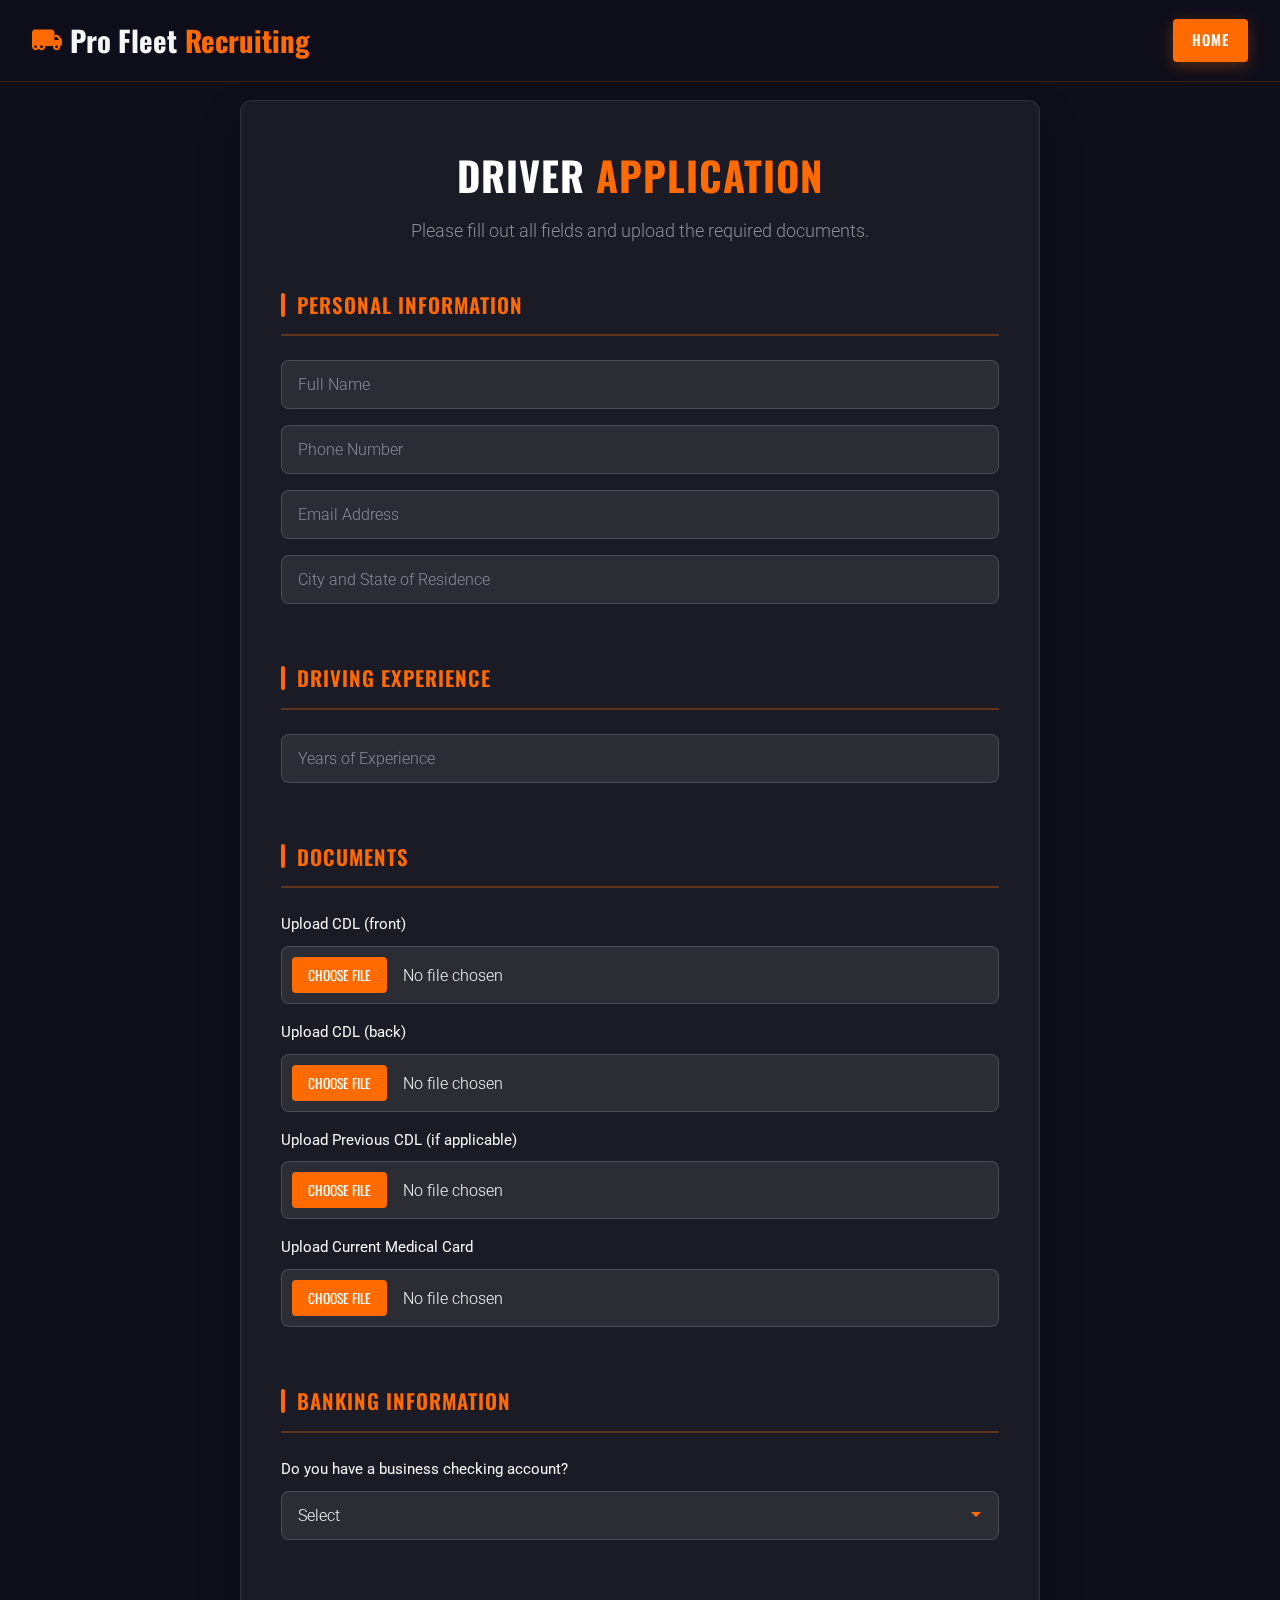
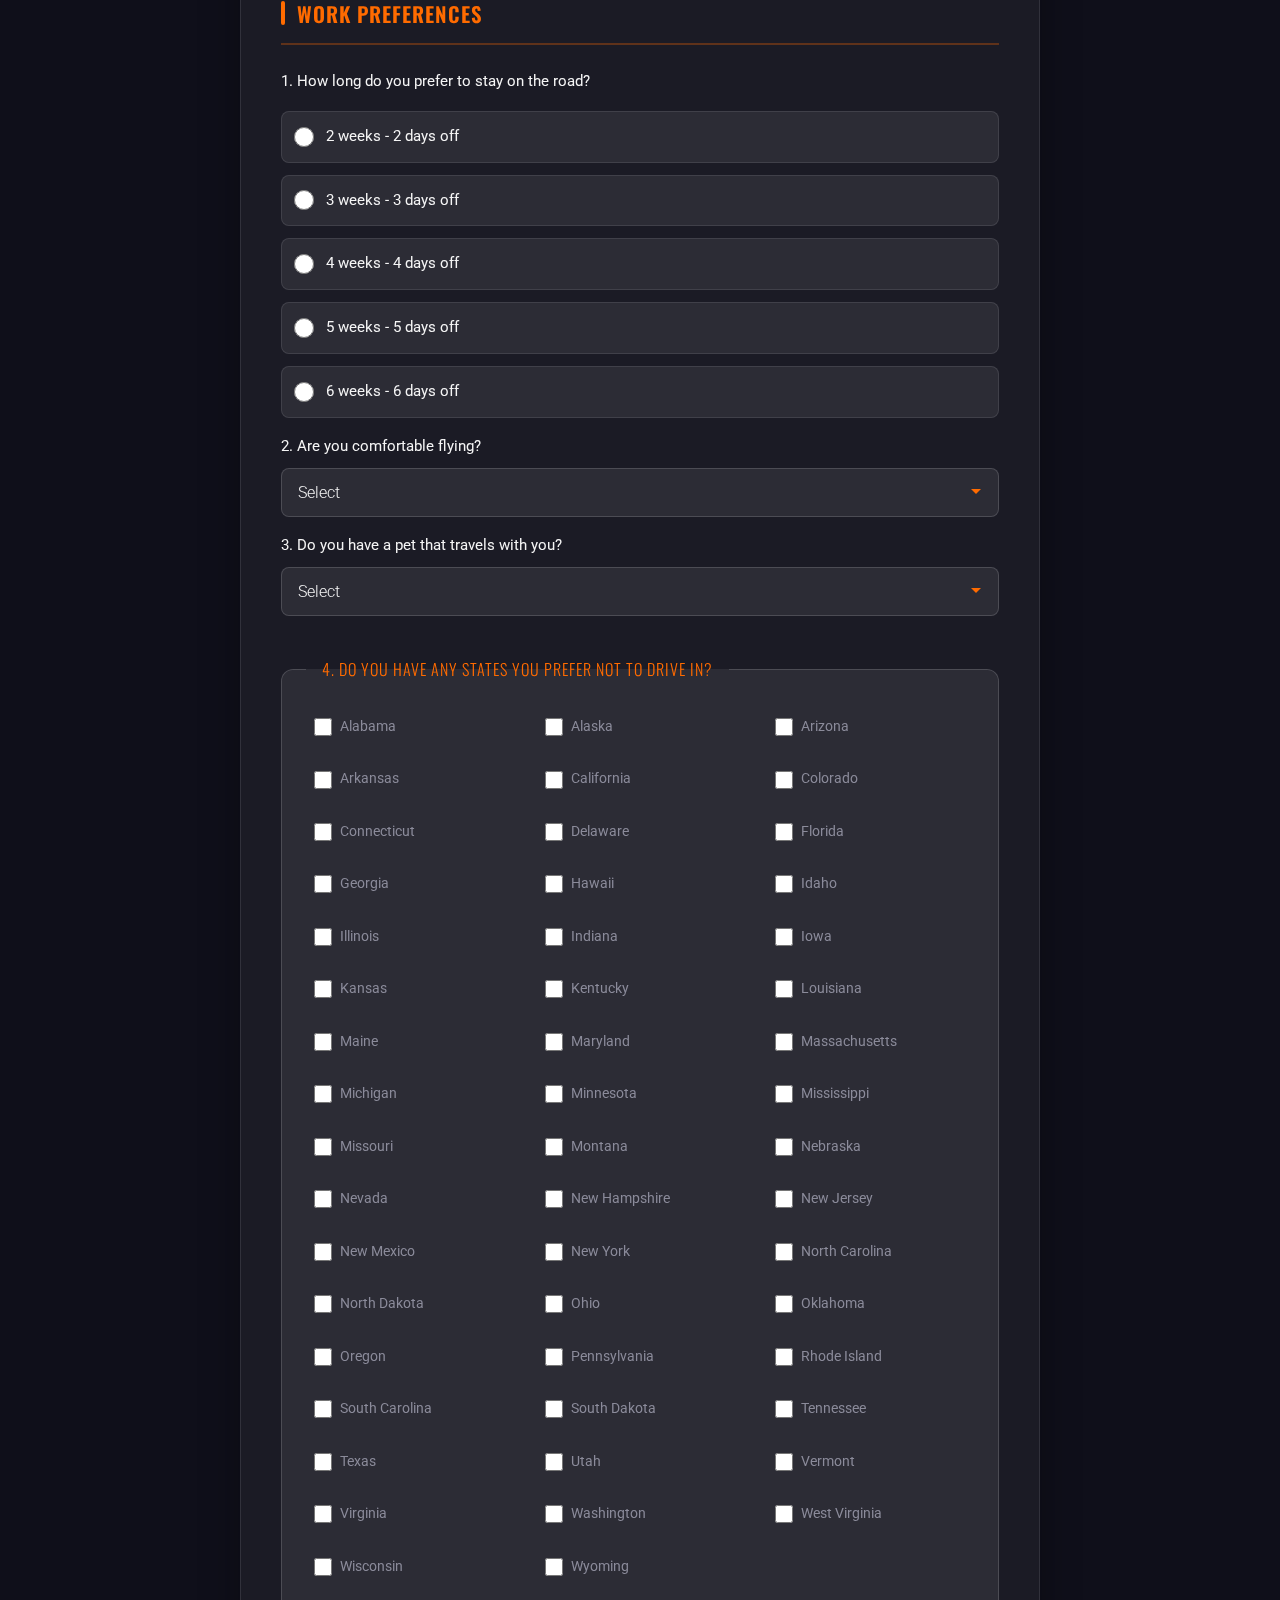
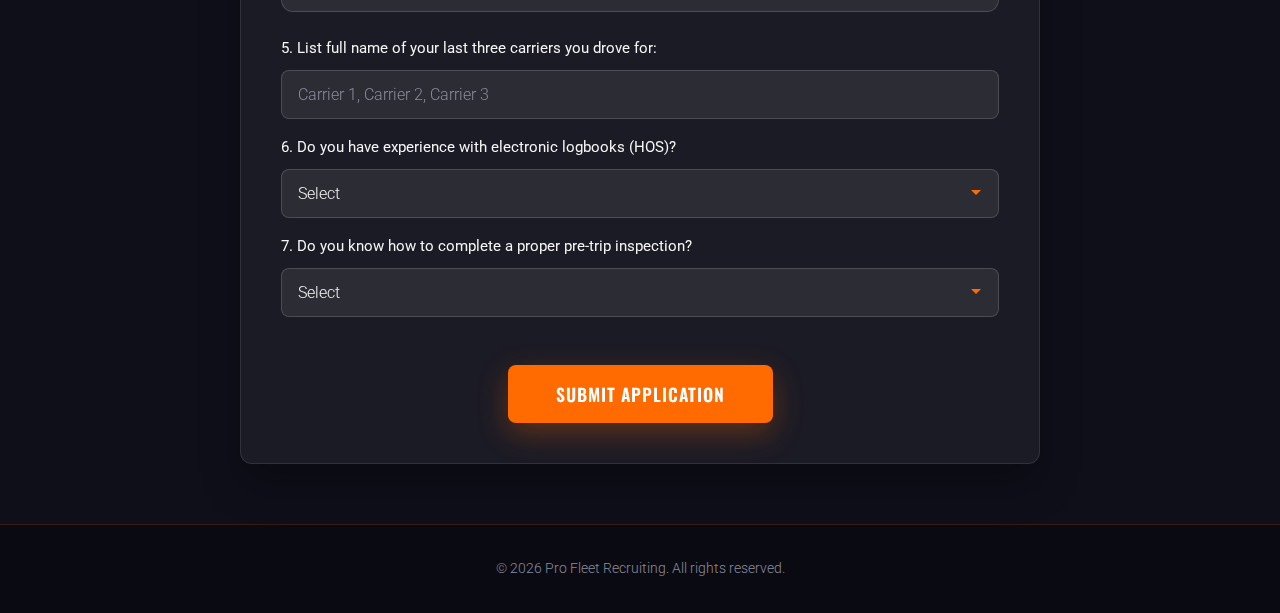
<file: apply.html>
<!DOCTYPE html>
<html lang="en">
  <head>
    <meta charset="UTF-8">
    <title>Driver Application Form - Pro Fleet Recruiting</title>
    <meta name="viewport" content="width=device-width, initial-scale=1.0, maximum-scale=1.0, user-scalable=no">
    <link rel="preconnect" href="https://fonts.googleapis.com">
    <link rel="preconnect" href="https://fonts.gstatic.com" crossorigin>
    <link href="https://fonts.googleapis.com/css2?family=Oswald:wght@400;500;600;700&family=Inter:wght@300;400;500;600;700&family=Roboto:wght@300;400;500;600&display=swap" rel="stylesheet">
    <link rel="stylesheet" href="https://cdnjs.cloudflare.com/ajax/libs/font-awesome/6.5.1/css/all.min.css"/>
    <style>
      :root {
        --primary: #FF6B00;
        --primary-dark: #E55A00;
        --secondary: #1A1A2E;
        --dark: #0F0F1A;
        --light: #F5F5F5;
        --gray: #8B8B9A;
        --glass: rgba(255, 255, 255, 0.05);
        --input-bg: rgba(255, 255, 255, 0.08);
      }

      * {
        margin: 0;
        padding: 0;
        box-sizing: border-box;
      }

      html {
        scroll-behavior: smooth;
      }

      body {
        font-family: 'Roboto', 'Inter', sans-serif;
        font-weight: 300;
        background-color: var(--dark);
        color: var(--light);
        line-height: 1.7;
        overflow-x: hidden;
        min-height: 100vh;
        display: flex;
        flex-direction: column;
      }

      h1, h2, h3, h4 {
        font-family: 'Oswald', sans-serif;
        text-transform: uppercase;
        letter-spacing: 1px;
      }

      /* Header & Navigation */
      .header {
        position: fixed;
        top: 0;
        width: 100%;
        z-index: 1000;
        background: rgba(15, 15, 26, 0.95);
        backdrop-filter: blur(10px);
        border-bottom: 1px solid rgba(255, 107, 0, 0.2);
        transition: all 0.3s ease;
      }

      .header.scrolled {
        background: rgba(15, 15, 26, 0.98);
        box-shadow: 0 4px 30px rgba(0, 0, 0, 0.5);
      }

      .header.fade-out {
        opacity: 0;
        pointer-events: none;
      }

      .header-container {
        max-width: 1400px;
        margin: 0 auto;
        padding: 1rem 2rem;
        display: flex;
        justify-content: space-between;
        align-items: center;
      }

      .company {
        font-family: 'Oswald', sans-serif;
        font-size: 1.8rem;
        font-weight: 700;
        color: var(--light);
        text-decoration: none;
        display: flex;
        align-items: center;
        gap: 0.5rem;
      }

      .company span {
        color: var(--primary);
      }

      .company i {
        color: var(--primary);
        font-size: 1.5rem;
      }

      .nav {
        display: flex;
        gap: 1.5rem;
        align-items: center;
      }

      .nav_btn {
        background: var(--primary);
        color: white;
        padding: 0.6rem 1.2rem;
        border-radius: 4px;
        font-family: 'Oswald', sans-serif;
        font-size: 0.9rem;
        font-weight: 600;
        text-transform: uppercase;
        letter-spacing: 1px;
        text-decoration: none;
        transition: all 0.3s ease;
        box-shadow: 0 4px 15px rgba(255, 107, 0, 0.3);
        position: relative;
        overflow: hidden;
      }

      .nav_btn::before {
        content: "";
        position: absolute;
        top: -50%;
        left: -75%;
        width: 50%;
        height: 200%;
        background: linear-gradient(
          120deg,
          rgba(255,255,255,0) 0%,
          rgba(255,255,255,0.4) 50%,
          rgba(255,255,255,0) 100%
        );
        transform: rotate(25deg);
        animation: shine 3s linear infinite;
        z-index: 0;
      }

      @keyframes shine {
        0% {
          transform: translateX(-100%) rotate(25deg);
        }
        100% {
          transform: translateX(300%) rotate(25deg);
        }
      }

      .nav_btn:hover {
        background: var(--primary-dark);
        transform: translateY(-2px) scale(1.05);
        box-shadow: 0 6px 20px rgba(255, 107, 0, 0.4);
      }

      /* Main Container */
      .section {
        flex: 1;
        padding-top: 100px;
      }

      .form-container {
        max-width: 800px;
        margin: 0 auto 60px;
        background: var(--glass);
        border: 1px solid rgba(255, 255, 255, 0.1);
        padding: 40px;
        border-radius: 12px;
        box-shadow: 0 20px 40px rgba(0, 0, 0, 0.3);
        backdrop-filter: blur(10px);
      }

      .form-container:hover {
        border-color: rgba(255, 107, 0, 0.3);
      }

      h1 {
        font-size: 2.5rem;
        font-weight: 700;
        text-align: center;
        margin-bottom: 0.5rem;
        color: white;
      }

      h1 span {
        color: var(--primary);
      }

      .form-container > p {
        text-align: center;
        margin-bottom: 2rem;
        color: var(--gray);
        font-size: 1.1rem;
      }

      h2 {
        font-size: 1.3rem;
        font-weight: 600;
        color: var(--primary);
        margin-top: 2.5rem;
        margin-bottom: 1.5rem;
        padding-bottom: 0.75rem;
        border-bottom: 2px solid rgba(255, 107, 0, 0.3);
        display: flex;
        align-items: center;
        gap: 0.75rem;
      }

      h2::before {
        content: '';
        width: 4px;
        height: 24px;
        background: var(--primary);
        border-radius: 2px;
      }

      /* Form Inputs */
      input[type="text"],
      input[type="email"],
      input[type="tel"],
      input[type="file"],
      select,
      textarea {
        width: 100%;
        padding: 14px 16px;
        margin-bottom: 1rem;
        background: var(--input-bg);
        border: 1px solid rgba(255, 255, 255, 0.15);
        border-radius: 8px;
        color: var(--light);
        font-family: 'Roboto', sans-serif;
        font-size: 1rem;
        font-weight: 300;
        transition: all 0.3s ease;
        box-sizing: border-box;
      }

      input[type="text"]:focus,
      input[type="email"]:focus,
      input[type="tel"]:focus,
      select:focus,
      textarea:focus {
        outline: none;
        border-color: var(--primary);
        box-shadow: 0 0 0 3px rgba(255, 107, 0, 0.2);
        background: rgba(255, 255, 255, 0.12);
      }

      input::placeholder {
        color: var(--gray);
      }

      /* File Inputs */
      input[type="file"] {
        padding: 10px;
        cursor: pointer;
      }

      input[type="file"]::file-selector-button {
        background: var(--primary);
        color: white;
        border: none;
        padding: 8px 16px;
        border-radius: 4px;
        font-family: 'Oswald', sans-serif;
        font-size: 0.85rem;
        text-transform: uppercase;
        cursor: pointer;
        transition: all 0.3s ease;
        margin-right: 1rem;
      }

      input[type="file"]::file-selector-button:hover {
        background: var(--primary-dark);
      }

      /* Labels */
      label {
        display: block;
        margin-bottom: 0.5rem;
        color: var(--light);
        font-weight: 400;
        font-size: 0.95rem;
      }

      /* Select Dropdowns */
      select {
        cursor: pointer;
        appearance: none;
        background-image: url("data:image/svg+xml,%3Csvg xmlns='http://www.w3.org/2000/svg' width='12' height='12' viewBox='0 0 12 12'%3E%3Cpath fill='%23FF6B00' d='M6 8L1 3h10z'/%3E%3C/svg%3E");
        background-repeat: no-repeat;
        background-position: right 16px center;
        padding-right: 40px;
      }

      select option {
        background: var(--secondary);
        color: var(--light);
      }

      /* Radio Groups */
      .radio-group {
        display: flex;
        flex-direction: column;
        gap: 0.75rem;
        margin: 1rem 0;
      }

      .radio-group label {
        display: flex;
        align-items: center;
        gap: 0.75rem;
        cursor: pointer;
        padding: 0.75rem;
        background: var(--input-bg);
        border: 1px solid rgba(255, 255, 255, 0.1);
        border-radius: 8px;
        transition: all 0.3s ease;
        margin-bottom: 0;
      }

      .radio-group label:hover {
        border-color: var(--primary);
        background: rgba(255, 107, 0, 0.1);
      }

      .radio-group input[type="radio"] {
        width: 20px;
        height: 20px;
        accent-color: var(--primary);
        cursor: pointer;
      }

      /* States Fieldset */
      .states-fieldset {
        border: 1px solid rgba(255, 255, 255, 0.15);
        border-radius: 12px;
        padding: 1.5rem;
        margin: 1.5rem 0;
        background: var(--input-bg);
      }

      .states-fieldset legend {
        font-family: 'Oswald', sans-serif;
        font-size: 1rem;
        color: var(--primary);
        padding: 0 1rem;
        text-transform: uppercase;
        letter-spacing: 1px;
      }

      .states-grid {
        display: grid;
        grid-template-columns: repeat(auto-fit, minmax(160px, 1fr));
        gap: 0.75rem 1.5rem;
      }

      .states-grid label {
        display: flex;
        align-items: center;
        gap: 0.5rem;
        cursor: pointer;
        padding: 0.5rem;
        border-radius: 4px;
        transition: all 0.2s ease;
        margin-bottom: 0;
        font-size: 0.9rem;
        color: var(--gray);
      }

      .states-grid label:hover {
        background: rgba(255, 107, 0, 0.1);
        color: var(--light);
      }

      .states-grid input[type="checkbox"] {
        width: 18px;
        height: 18px;
        accent-color: var(--primary);
        cursor: pointer;
      }

      /* Submit Button */
      button[type="submit"] {
        font-family: 'Oswald', sans-serif;
        background: var(--primary);
        color: white;
        border: none;
        padding: 16px 48px;
        font-size: 1.1rem;
        font-weight: 600;
        text-transform: uppercase;
        letter-spacing: 1px;
        border-radius: 8px;
        cursor: pointer;
        transition: all 0.3s ease;
        box-shadow: 0 10px 30px rgba(255, 107, 0, 0.3);
        display: block;
        margin: 2rem auto 0;
        position: relative;
        overflow: hidden;
      }

      button[type="submit"]::before {
        content: "";
        position: absolute;
        top: -50%;
        left: -75%;
        width: 50%;
        height: 200%;
        background: linear-gradient(
          120deg,
          rgba(255,255,255,0) 0%,
          rgba(255,255,255,0.4) 50%,
          rgba(255,255,255,0) 100%
        );
        transform: rotate(25deg);
        animation: shine 3s linear infinite;
      }

      button[type="submit"]:hover {
        background: var(--primary-dark);
        transform: translateY(-3px);
        box-shadow: 0 15px 40px rgba(255, 107, 0, 0.4);
      }

      button[type="submit"]:active {
        transform: translateY(-1px);
      }

      /* Footer */
      .site-footer {
        background: #0a0a12;
        padding: 2rem;
        border-top: 1px solid rgba(255, 107, 0, 0.2);
        text-align: center;
        margin-top: auto;
      }

      .site-footer p {
        color: var(--gray);
        font-size: 0.9rem;
        margin: 0;
      }

      /* Mobile Optimizations */
      @media (max-width: 968px) {
        .header-container {
          padding: 0.8rem 1rem;
        }

        .company {
          font-size: 1.4rem;
        }

        .company i {
          font-size: 1.2rem;
        }

        .nav {
          gap: 1rem;
        }

        .nav_btn {
          padding: 0.5rem 1rem;
          font-size: 0.8rem;
        }

        .section {
          padding-top: 80px;
        }

        .form-container {
          margin: 0 1rem 40px;
          padding: 30px;
        }

        h1 {
          font-size: 2rem;
        }

        h2 {
          font-size: 1.1rem;
        }

        .states-grid {
          grid-template-columns: repeat(auto-fit, minmax(140px, 1fr));
          gap: 0.5rem 1rem;
        }
      }

      @media (max-width: 480px) {
        .header-container {
          padding: 0.6rem 0.75rem;
        }

        .company {
          font-size: 1.1rem;
        }

        .company i {
          font-size: 1rem;
        }

        .nav {
          gap: 0.5rem;
        }

        .nav_btn {
          padding: 0.4rem 0.8rem;
          font-size: 0.75rem;
        }

        .section {
          padding-top: 70px;
        }

        .form-container {
          margin: 0 0.75rem 30px;
          padding: 20px;
          border-radius: 8px;
        }

        h1 {
          font-size: 1.5rem;
        }

        .form-container > p {
          font-size: 0.95rem;
        }

        h2 {
          font-size: 1rem;
          margin-top: 2rem;
        }

        h2::before {
          height: 20px;
        }

        input[type="text"],
        input[type="email"],
        input[type="tel"],
        input[type="file"],
        select,
        textarea {
          padding: 12px 14px;
          font-size: 0.95rem;
        }

        .radio-group label {
          padding: 0.6rem;
        }

        .states-fieldset {
          padding: 1rem;
        }

        .states-grid {
          grid-template-columns: repeat(2, 1fr);
          gap: 0.5rem;
        }

        .states-grid label {
          font-size: 0.85rem;
          padding: 0.4rem;
        }

        button[type="submit"] {
          padding: 14px 36px;
          font-size: 1rem;
          width: 100%;
        }
      }

      @media (max-width: 360px) {
        .header-container {
          padding: 0.5rem 0.5rem;
        }

        .company {
          font-size: 1rem;
        }

        .nav_btn {
          padding: 0.35rem 0.6rem;
          font-size: 0.7rem;
        }

        .form-container {
          margin: 0 0.5rem 20px;
          padding: 15px;
        }

        h1 {
          font-size: 1.35rem;
        }

        .states-grid {
          grid-template-columns: 1fr;
        }
      }
    </style>
  </head>
  <body>
    <div class="section section1">
      <div class="container">

        <header class="header" id="header">
          <div class="header-container">
            <a href="index.html" class="company">
              <i class="fas fa-truck-moving"></i>
              Pro Fleet <span>Recruiting</span>
            </a>
            
            <nav class="nav">
              <a href="index.html" class="nav_btn">Home</a>
            </nav>
          </div>
        </header>

        <div class="form-container">
          <h1>Driver <span>Application</span></h1>
          <p>Please fill out all fields and upload the required documents.</p>

          <form action="https://getform.io/f/azyqgwzb" method="POST" enctype="multipart/form-data">

            <!-- Personal Info -->
            <h2>Personal Information</h2>
            <input type="text" name="full_name" placeholder="Full Name" required>
            <input type="tel" name="phone" placeholder="Phone Number" required>
            <input type="email" name="email" placeholder="Email Address" required>
            <input type="text" name="city_state" placeholder="City and State of Residence" required>

            <!-- Driving Experience -->
            <h2>Driving Experience</h2>
            <input type="text" name="driving_experience" placeholder="Years of Experience" required>

            <!-- File Uploads -->
            <h2>Documents</h2>
            <label>Upload CDL (front)</label>
            <input type="file" name="cdl-front" accept=".pdf,.doc,.docx,.jpg,.png" required>

            <label>Upload CDL (back)</label>
            <input type="file" name="cdl-back" accept=".pdf,.doc,.docx,.jpg,.png" required>

            <label>Upload Previous CDL (if applicable)</label>
            <input type="file" name="previous_cdl" accept=".pdf,.doc,.docx,.jpg,.png">

            <label>Upload Current Medical Card</label>
            <input type="file" name="medical_card" accept=".pdf,.doc,.docx,.jpg,.png" required>

            <!-- Banking Info -->
            <h2>Banking Information</h2>
            <label>Do you have a business checking account?</label>
            <select name="business_account" required>
              <option value="">Select</option>
              <option>Yes</option>
              <option>No</option>
            </select>

            <!-- Work Preferences -->
            <h2>Work Preferences</h2>
            
            <label>1. How long do you prefer to stay on the road?</label>
            <div class="radio-group">
              <label><input type="radio" name="road_time" value="2 weeks - 2 days off"> 2 weeks - 2 days off</label>
              <label><input type="radio" name="road_time" value="3 weeks - 3 days off"> 3 weeks - 3 days off</label>
              <label><input type="radio" name="road_time" value="4 weeks - 4 days off"> 4 weeks - 4 days off</label>
              <label><input type="radio" name="road_time" value="5 weeks - 5 days off"> 5 weeks - 5 days off</label>
              <label><input type="radio" name="road_time" value="6 weeks - 6 days off"> 6 weeks - 6 days off</label>
            </div>

            <label>2. Are you comfortable flying?</label>
            <select name="comfortable_flying">
              <option value="">Select</option>
              <option>Yes</option>
              <option>No</option>
            </select>

            <label>3. Do you have a pet that travels with you?</label>
            <select name="pet_travels">
              <option value="">Select</option>
              <option>Yes</option>
              <option>No</option>
            </select>

            <fieldset class="states-fieldset">
              <legend>4. Do you have any states you prefer not to drive in?</legend>
              <div class="states-grid">
                <label><input type="checkbox" name="avoid_states[]" value="Alabama"> Alabama</label>
                <label><input type="checkbox" name="avoid_states[]" value="Alaska"> Alaska</label>
                <label><input type="checkbox" name="avoid_states[]" value="Arizona"> Arizona</label>
                <label><input type="checkbox" name="avoid_states[]" value="Arkansas"> Arkansas</label>
                <label><input type="checkbox" name="avoid_states[]" value="California"> California</label>
                <label><input type="checkbox" name="avoid_states[]" value="Colorado"> Colorado</label>
                <label><input type="checkbox" name="avoid_states[]" value="Connecticut"> Connecticut</label>
                <label><input type="checkbox" name="avoid_states[]" value="Delaware"> Delaware</label>
                <label><input type="checkbox" name="avoid_states[]" value="Florida"> Florida</label>
                <label><input type="checkbox" name="avoid_states[]" value="Georgia"> Georgia</label>
                <label><input type="checkbox" name="avoid_states[]" value="Hawaii"> Hawaii</label>
                <label><input type="checkbox" name="avoid_states[]" value="Idaho"> Idaho</label>
                <label><input type="checkbox" name="avoid_states[]" value="Illinois"> Illinois</label>
                <label><input type="checkbox" name="avoid_states[]" value="Indiana"> Indiana</label>
                <label><input type="checkbox" name="avoid_states[]" value="Iowa"> Iowa</label>
                <label><input type="checkbox" name="avoid_states[]" value="Kansas"> Kansas</label>
                <label><input type="checkbox" name="avoid_states[]" value="Kentucky"> Kentucky</label>
                <label><input type="checkbox" name="avoid_states[]" value="Louisiana"> Louisiana</label>
                <label><input type="checkbox" name="avoid_states[]" value="Maine"> Maine</label>
                <label><input type="checkbox" name="avoid_states[]" value="Maryland"> Maryland</label>
                <label><input type="checkbox" name="avoid_states[]" value="Massachusetts"> Massachusetts</label>
                <label><input type="checkbox" name="avoid_states[]" value="Michigan"> Michigan</label>
                <label><input type="checkbox" name="avoid_states[]" value="Minnesota"> Minnesota</label>
                <label><input type="checkbox" name="avoid_states[]" value="Mississippi"> Mississippi</label>
                <label><input type="checkbox" name="avoid_states[]" value="Missouri"> Missouri</label>
                <label><input type="checkbox" name="avoid_states[]" value="Montana"> Montana</label>
                <label><input type="checkbox" name="avoid_states[]" value="Nebraska"> Nebraska</label>
                <label><input type="checkbox" name="avoid_states[]" value="Nevada"> Nevada</label>
                <label><input type="checkbox" name="avoid_states[]" value="New Hampshire"> New Hampshire</label>
                <label><input type="checkbox" name="avoid_states[]" value="New Jersey"> New Jersey</label>
                <label><input type="checkbox" name="avoid_states[]" value="New Mexico"> New Mexico</label>
                <label><input type="checkbox" name="avoid_states[]" value="New York"> New York</label>
                <label><input type="checkbox" name="avoid_states[]" value="North Carolina"> North Carolina</label>
                <label><input type="checkbox" name="avoid_states[]" value="North Dakota"> North Dakota</label>
                <label><input type="checkbox" name="avoid_states[]" value="Ohio"> Ohio</label>
                <label><input type="checkbox" name="avoid_states[]" value="Oklahoma"> Oklahoma</label>
                <label><input type="checkbox" name="avoid_states[]" value="Oregon"> Oregon</label>
                <label><input type="checkbox" name="avoid_states[]" value="Pennsylvania"> Pennsylvania</label>
                <label><input type="checkbox" name="avoid_states[]" value="Rhode Island"> Rhode Island</label>
                <label><input type="checkbox" name="avoid_states[]" value="South Carolina"> South Carolina</label>
                <label><input type="checkbox" name="avoid_states[]" value="South Dakota"> South Dakota</label>
                <label><input type="checkbox" name="avoid_states[]" value="Tennessee"> Tennessee</label>
                <label><input type="checkbox" name="avoid_states[]" value="Texas"> Texas</label>
                <label><input type="checkbox" name="avoid_states[]" value="Utah"> Utah</label>
                <label><input type="checkbox" name="avoid_states[]" value="Vermont"> Vermont</label>
                <label><input type="checkbox" name="avoid_states[]" value="Virginia"> Virginia</label>
                <label><input type="checkbox" name="avoid_states[]" value="Washington"> Washington</label>
                <label><input type="checkbox" name="avoid_states[]" value="West Virginia"> West Virginia</label>
                <label><input type="checkbox" name="avoid_states[]" value="Wisconsin"> Wisconsin</label>
                <label><input type="checkbox" name="avoid_states[]" value="Wyoming"> Wyoming</label>
              </div>
            </fieldset>

            <label>5. List full name of your last three carriers you drove for:</label>
            <input type="text" name="last_three_carriers" placeholder="Carrier 1, Carrier 2, Carrier 3">

            <label>6. Do you have experience with electronic logbooks (HOS)?</label>
            <select name="hos_experience" required>
              <option value="">Select</option>
              <option>Yes</option>
              <option>No</option>
            </select>

            <label>7. Do you know how to complete a proper pre-trip inspection?</label>
            <select name="pre_trip" required>
              <option value="">Select</option>
              <option>Yes</option>
              <option>No</option>
            </select>
     
            <input type="hidden" name="_subject" value="New Driver Application">

            <button type="submit">Submit Application</button>
          </form>
        </div>

        <footer class="site-footer">
          <p>&copy; 2026 Pro Fleet Recruiting. All rights reserved.</p>
        </footer>

      </div>
    </div>

    <!-- Header Scroll Effect -->
    <script>
      let lastScrollY = window.scrollY;
      const header = document.getElementById('header');

      window.addEventListener('scroll', () => {
        const currentScrollY = window.scrollY;

        // Add scrolled class for background change
        if (currentScrollY > 50) {
          header.classList.add('scrolled');
        } else {
          header.classList.remove('scrolled');
        }

        // Fade out when scrolling down, fade in when scrolling up
        if (currentScrollY > lastScrollY && currentScrollY > 100) {
          header.classList.add('fade-out');
        } else {
          header.classList.remove('fade-out');
        }
        lastScrollY = currentScrollY;
      });
    </script>
  </body>
</html>
</file>
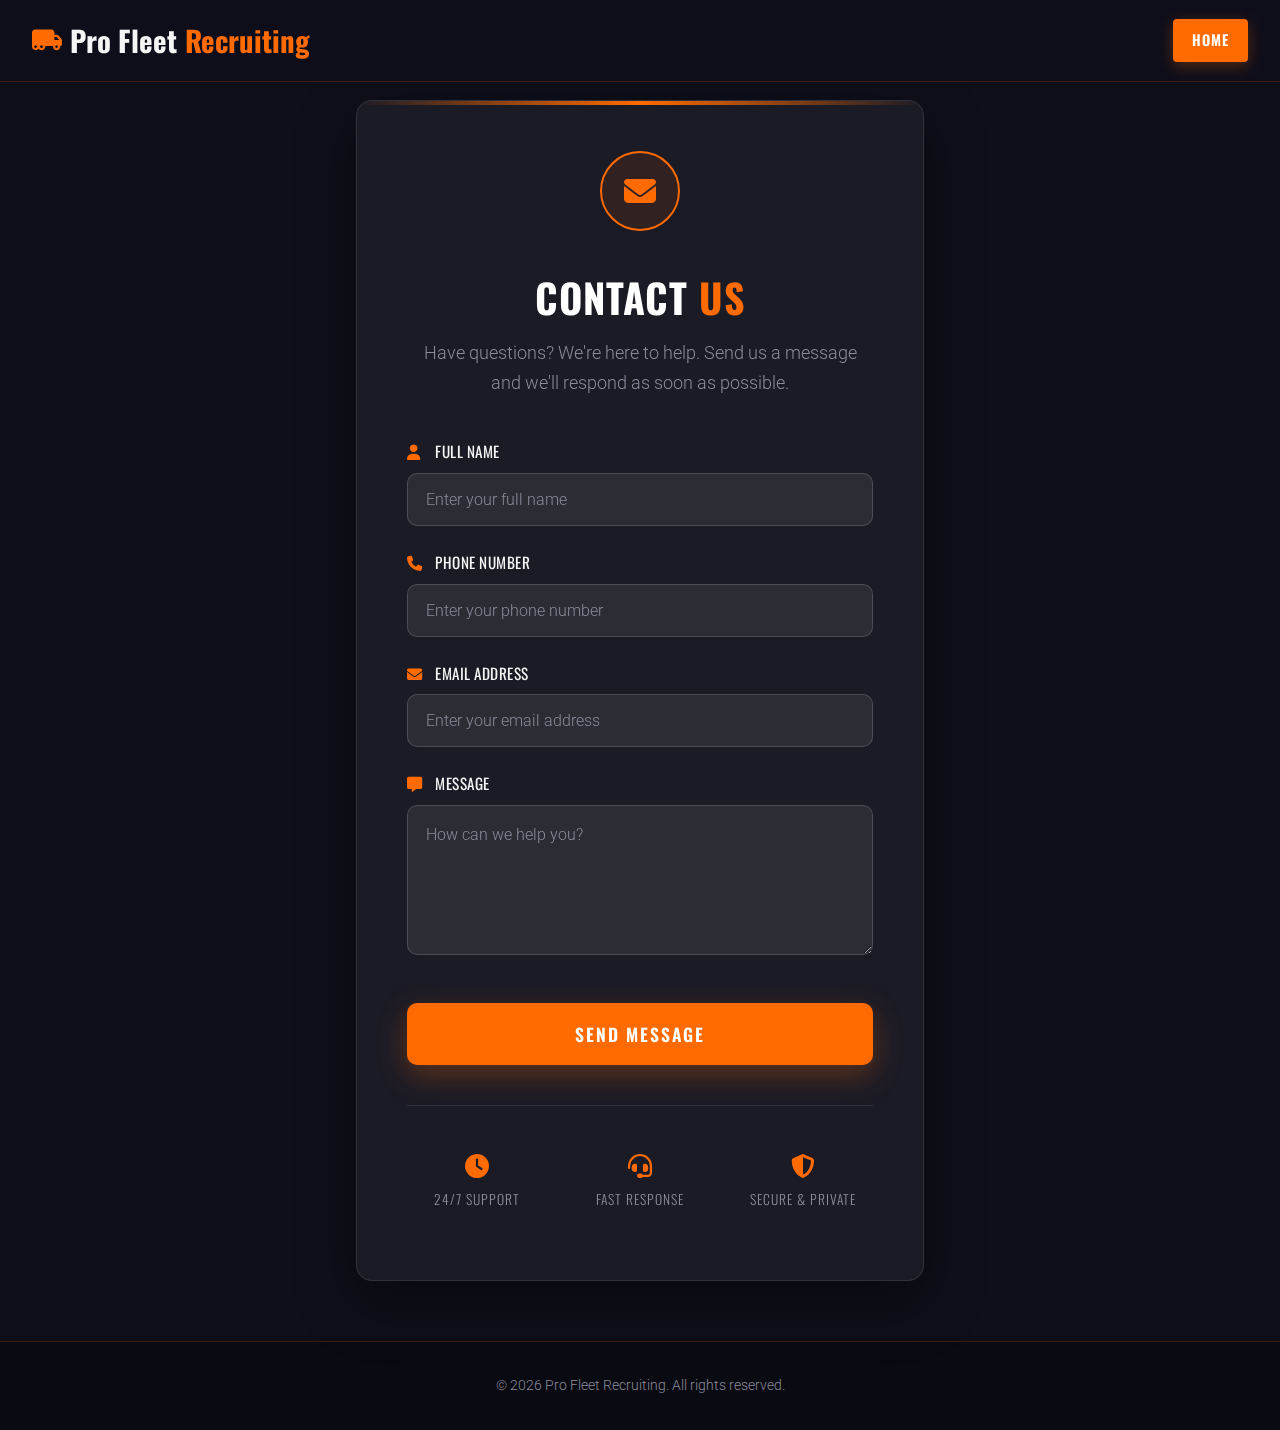
<file: contact_us.html>
<!DOCTYPE html>
<html lang="en">
  <head>
    <meta charset="UTF-8">
    <title>Contact Us - Pro Fleet Recruiting</title>
    <meta name="viewport" content="width=device-width, initial-scale=1.0, maximum-scale=1.0, user-scalable=no">
    <link rel="preconnect" href="https://fonts.googleapis.com">
    <link rel="preconnect" href="https://fonts.gstatic.com" crossorigin>
    <link href="https://fonts.googleapis.com/css2?family=Oswald:wght@400;500;600;700&family=Inter:wght@300;400;500;600;700&family=Roboto:wght@300;400;500;600&display=swap" rel="stylesheet">
    <link rel="stylesheet" href="https://cdnjs.cloudflare.com/ajax/libs/font-awesome/6.5.1/css/all.min.css"/>
    <style>
      :root {
        --primary: #FF6B00;
        --primary-dark: #E55A00;
        --secondary: #1A1A2E;
        --dark: #0F0F1A;
        --light: #F5F5F5;
        --gray: #8B8B9A;
        --glass: rgba(255, 255, 255, 0.05);
        --input-bg: rgba(255, 255, 255, 0.08);
      }

      * {
        margin: 0;
        padding: 0;
        box-sizing: border-box;
      }

      html {
        scroll-behavior: smooth;
      }

      body {
        font-family: 'Roboto', 'Inter', sans-serif;
        font-weight: 300;
        background-color: var(--dark);
        color: var(--light);
        line-height: 1.7;
        overflow-x: hidden;
        min-height: 100vh;
        display: flex;
        flex-direction: column;
      }

      h1, h2, h3, h4 {
        font-family: 'Oswald', sans-serif;
        text-transform: uppercase;
        letter-spacing: 1px;
      }

      /* Header & Navigation - FULL WIDTH */
      .header {
        position: fixed;
        top: 0;
        left: 0;
        right: 0;
        width: 100%;
        z-index: 1000;
        background: rgba(15, 15, 26, 0.95);
        backdrop-filter: blur(10px);
        border-bottom: 1px solid rgba(255, 107, 0, 0.2);
        transition: all 0.3s ease;
      }

      .header.scrolled {
        background: rgba(15, 15, 26, 0.98);
        box-shadow: 0 4px 30px rgba(0, 0, 0, 0.5);
      }

      .header.fade-out {
        opacity: 0;
        pointer-events: none;
      }

      .header-container {
        max-width: 1400px;
        margin: 0 auto;
        padding: 1rem 2rem;
        display: flex;
        justify-content: space-between;
        align-items: center;
        width: 100%;
      }

      .company {
        font-family: 'Oswald', sans-serif;
        font-size: 1.8rem;
        font-weight: 700;
        color: var(--light);
        text-decoration: none;
        display: flex;
        align-items: center;
        gap: 0.5rem;
        flex-shrink: 0;
      }

      .company span {
        color: var(--primary);
      }

      .company i {
        color: var(--primary);
        font-size: 1.5rem;
      }

      .nav {
        display: flex;
        gap: 1rem;
        align-items: center;
        flex-shrink: 0;
      }

      .nav_btn {
        background: var(--primary);
        color: white;
        padding: 0.6rem 1.2rem;
        border-radius: 4px;
        font-family: 'Oswald', sans-serif;
        font-size: 0.9rem;
        font-weight: 600;
        text-transform: uppercase;
        letter-spacing: 1px;
        text-decoration: none;
        transition: all 0.3s ease;
        box-shadow: 0 4px 15px rgba(255, 107, 0, 0.3);
        position: relative;
        overflow: hidden;
        white-space: nowrap;
        flex-shrink: 0;
      }

      .nav_btn::before {
        content: "";
        position: absolute;
        top: -50%;
        left: -75%;
        width: 50%;
        height: 200%;
        background: linear-gradient(
          120deg,
          rgba(255,255,255,0) 0%,
          rgba(255,255,255,0.4) 50%,
          rgba(255,255,255,0) 100%
        );
        transform: rotate(25deg);
        animation: shine 3s linear infinite;
        z-index: 0;
      }

      @keyframes shine {
        0% {
          transform: translateX(-100%) rotate(25deg);
        }
        100% {
          transform: translateX(300%) rotate(25deg);
        }
      }

      .nav_btn:hover {
        background: var(--primary-dark);
        transform: translateY(-2px) scale(1.05);
        box-shadow: 0 6px 20px rgba(255, 107, 0, 0.4);
      }

      /* Main Content - SEPARATE FROM HEADER */
      .main-content {
        flex: 1;
        padding-top: 100px;
        display: flex;
        align-items: center;
        justify-content: center;
        min-height: calc(100vh - 80px);
        width: 100%;
      }

      .form-wrapper {
        width: 100%;
        max-width: 600px;
        margin: 0 auto;
        padding: 0 1rem;
      }

      .form-container {
        background: var(--glass);
        border: 1px solid rgba(255, 255, 255, 0.1);
        padding: 50px;
        border-radius: 16px;
        box-shadow: 0 20px 60px rgba(0, 0, 0, 0.4);
        backdrop-filter: blur(10px);
        position: relative;
        overflow: hidden;
        margin-bottom: 60px;
      }

      .form-container::before {
        content: '';
        position: absolute;
        top: 0;
        left: 0;
        right: 0;
        height: 4px;
        background: linear-gradient(90deg, transparent, var(--primary), transparent);
      }

      .form-container:hover {
        border-color: rgba(255, 107, 0, 0.3);
        box-shadow: 0 25px 70px rgba(0, 0, 0, 0.5);
      }

      .contact-icon {
        width: 80px;
        height: 80px;
        background: rgba(255, 107, 0, 0.1);
        border: 2px solid var(--primary);
        border-radius: 50%;
        display: flex;
        align-items: center;
        justify-content: center;
        margin: 0 auto 2rem;
        font-size: 2rem;
        color: var(--primary);
        animation: pulse 2s infinite;
      }

      @keyframes pulse {
        0%, 100% { transform: scale(1); box-shadow: 0 0 0 0 rgba(255, 107, 0, 0.4); }
        50% { transform: scale(1.05); box-shadow: 0 0 20px 10px rgba(255, 107, 0, 0); }
      }

      h1 {
        font-size: 2.5rem;
        font-weight: 700;
        text-align: center;
        margin-bottom: 0.5rem;
        color: white;
      }

      h1 span {
        color: var(--primary);
      }

      .form-container > p {
        text-align: center;
        margin-bottom: 2.5rem;
        color: var(--gray);
        font-size: 1.1rem;
      }

      /* Form Inputs */
      .form-group {
        margin-bottom: 1.5rem;
        position: relative;
      }

      .form-group label {
        display: block;
        margin-bottom: 0.5rem;
        color: var(--light);
        font-weight: 400;
        font-size: 0.95rem;
        text-transform: uppercase;
        letter-spacing: 0.5px;
        font-family: 'Oswald', sans-serif;
      }

      .form-group label i {
        color: var(--primary);
        margin-right: 0.5rem;
        width: 20px;
      }

      input[type="text"],
      input[type="email"],
      input[type="tel"],
      textarea {
        width: 100%;
        padding: 16px 18px;
        background: var(--input-bg);
        border: 1px solid rgba(255, 255, 255, 0.15);
        border-radius: 10px;
        color: var(--light);
        font-family: 'Roboto', sans-serif;
        font-size: 1rem;
        font-weight: 300;
        transition: all 0.3s ease;
        box-sizing: border-box;
      }

      textarea {
        min-height: 150px;
        resize: vertical;
        line-height: 1.6;
      }

      input[type="text"]:focus,
      input[type="email"]:focus,
      input[type="tel"]:focus,
      textarea:focus {
        outline: none;
        border-color: var(--primary);
        box-shadow: 0 0 0 4px rgba(255, 107, 0, 0.15);
        background: rgba(255, 255, 255, 0.12);
      }

      input::placeholder,
      textarea::placeholder {
        color: var(--gray);
      }

      /* Submit Button */
      button[type="submit"] {
        font-family: 'Oswald', sans-serif;
        background: var(--primary);
        color: white;
        border: none;
        padding: 18px 48px;
        font-size: 1.1rem;
        font-weight: 600;
        text-transform: uppercase;
        letter-spacing: 2px;
        border-radius: 10px;
        cursor: pointer;
        transition: all 0.3s ease;
        box-shadow: 0 10px 30px rgba(255, 107, 0, 0.3);
        display: block;
        margin: 2.5rem auto 0;
        position: relative;
        overflow: hidden;
        width: 100%;
      }

      button[type="submit"]::before {
        content: "";
        position: absolute;
        top: -50%;
        left: -75%;
        width: 50%;
        height: 200%;
        background: linear-gradient(
          120deg,
          rgba(255,255,255,0) 0%,
          rgba(255,255,255,0.4) 50%,
          rgba(255,255,255,0) 100%
        );
        transform: rotate(25deg);
        animation: shine 3s linear infinite;
      }

      button[type="submit"]:hover {
        background: var(--primary-dark);
        transform: translateY(-3px);
        box-shadow: 0 15px 40px rgba(255, 107, 0, 0.4);
      }

      button[type="submit"]:active {
        transform: translateY(-1px);
      }

      /* Contact Info Box */
      .contact-info {
        display: grid;
        grid-template-columns: repeat(3, 1fr);
        gap: 1.5rem;
        margin-top: 2.5rem;
        padding-top: 2rem;
        border-top: 1px solid rgba(255, 255, 255, 0.1);
      }

      .info-item {
        text-align: center;
        padding: 1rem;
      }

      .info-item i {
        font-size: 1.5rem;
        color: var(--primary);
        margin-bottom: 0.5rem;
        display: block;
      }

      .info-item span {
        font-size: 0.85rem;
        color: var(--gray);
        text-transform: uppercase;
        letter-spacing: 1px;
        font-family: 'Oswald', sans-serif;
      }

      /* Footer */
      .site-footer {
        background: #0a0a12;
        padding: 2rem;
        border-top: 1px solid rgba(255, 107, 0, 0.2);
        text-align: center;
        width: 100%;
      }

      .site-footer p {
        color: var(--gray);
        font-size: 0.9rem;
        margin: 0;
      }

      /* Mobile Optimizations */
      @media (max-width: 968px) {
        .header-container {
          padding: 0.8rem 1rem;
        }

        .company {
          font-size: 1.4rem;
        }

        .company i {
          font-size: 1.2rem;
        }

        .nav {
          gap: 0.75rem;
        }

        .nav_btn {
          padding: 0.5rem 1rem;
          font-size: 0.8rem;
        }

        .main-content {
          padding-top: 80px;
        }

        .form-wrapper {
          padding: 0 1rem;
        }

        .form-container {
          padding: 40px 30px;
          margin-bottom: 40px;
        }

        h1 {
          font-size: 2rem;
        }

        .contact-icon {
          width: 70px;
          height: 70px;
          font-size: 1.75rem;
        }

        .contact-info {
          grid-template-columns: 1fr;
          gap: 1rem;
        }
      }

      @media (max-width: 480px) {
        .header-container {
          padding: 0.6rem 0.75rem;
        }

        .company {
          font-size: 1.1rem;
        }

        .company i {
          font-size: 1rem;
        }

        .nav {
          gap: 0.5rem;
        }

        .nav_btn {
          padding: 0.4rem 0.8rem;
          font-size: 0.75rem;
        }

        .main-content {
          padding-top: 70px;
        }

        .form-wrapper {
          padding: 0 0.75rem;
        }

        .form-container {
          padding: 30px 20px;
          margin-bottom: 30px;
          border-radius: 12px;
        }

        .contact-icon {
          width: 60px;
          height: 60px;
          font-size: 1.5rem;
          margin-bottom: 1.5rem;
        }

        h1 {
          font-size: 1.6rem;
        }

        .form-container > p {
          font-size: 0.95rem;
          margin-bottom: 2rem;
        }

        input[type="text"],
        input[type="email"],
        input[type="tel"],
        textarea {
          padding: 14px 16px;
          font-size: 0.95rem;
        }

        textarea {
          min-height: 120px;
        }

        button[type="submit"] {
          padding: 16px 36px;
          font-size: 1rem;
        }

        .info-item i {
          font-size: 1.25rem;
        }

        .info-item span {
          font-size: 0.8rem;
        }
      }

      @media (max-width: 360px) {
        .header-container {
          padding: 0.5rem 0.5rem;
        }

        .company {
          font-size: 1rem;
        }

        .nav_btn {
          padding: 0.35rem 0.6rem;
          font-size: 0.7rem;
        }

        .form-wrapper {
          padding: 0 0.5rem;
        }

        .form-container {
          padding: 25px 15px;
          margin-bottom: 20px;
        }

        .contact-icon {
          width: 50px;
          height: 50px;
          font-size: 1.25rem;
        }

        h1 {
          font-size: 1.4rem;
        }

        .form-group {
          margin-bottom: 1.25rem;
        }

        .form-group label {
          font-size: 0.85rem;
        }

        button[type="submit"] {
          padding: 14px 28px;
          font-size: 0.95rem;
        }
      }

      @media (max-width: 320px) {
        .company {
          font-size: 0.9rem;
        }

        .nav {
          gap: 0.35rem;
        }

        .nav_btn {
          padding: 0.3rem 0.5rem;
          font-size: 0.65rem;
        }
      }
    </style>
  </head>
  <body>

    <!-- Header - FULL WIDTH, outside any container -->
    <header class="header" id="header">
      <div class="header-container">
        <a href="index.html" class="company">
          <i class="fas fa-truck-moving"></i>
          Pro Fleet <span>Recruiting</span>
        </a>
        
        <nav class="nav">
          <a href="index.html" class="nav_btn">Home</a>
        </nav>
      </div>
    </header>

    <!-- Main Content - SEPARATE from header -->
    <main class="main-content">
      <div class="form-wrapper">
        <div class="form-container">
          <div class="contact-icon">
            <i class="fas fa-envelope"></i>
          </div>
          
          <h1>Contact <span>Us</span></h1>
          <p>Have questions? We're here to help. Send us a message and we'll respond as soon as possible.</p>

          <form action="https://formspree.io/f/mpqowalr" method="POST">
            
            <div class="form-group">
              <label for="full_name"><i class="fas fa-user"></i>Full Name</label>
              <input type="text" id="full_name" name="full_name" placeholder="Enter your full name" required>
            </div>

            <div class="form-group">
              <label for="phone"><i class="fas fa-phone"></i>Phone Number</label>
              <input type="tel" id="phone" name="phone" placeholder="Enter your phone number" required>
            </div>

            <div class="form-group">
              <label for="email"><i class="fas fa-envelope"></i>Email Address</label>
              <input type="email" id="email" name="email" placeholder="Enter your email address" required>
            </div>

            <div class="form-group">
              <label for="message"><i class="fas fa-comment-alt"></i>Message</label>
              <textarea id="message" name="message" placeholder="How can we help you?" required></textarea>
            </div>

            <input type="hidden" name="_subject" value="New Contact Form Submission">
            <input type="hidden" name="_next" value="https://profleetrecruiting.com/thank-you.html">

            <button type="submit">Send Message</button>
          </form>

          <div class="contact-info">
            <div class="info-item">
              <i class="fas fa-clock"></i>
              <span>24/7 Support</span>
            </div>
            <div class="info-item">
              <i class="fas fa-headset"></i>
              <span>Fast Response</span>
            </div>
            <div class="info-item">
              <i class="fas fa-shield-alt"></i>
              <span>Secure & Private</span>
            </div>
          </div>
        </div>
      </div>
    </main>

    <!-- Footer - FULL WIDTH -->
    <footer class="site-footer">
      <p>&copy; 2026 Pro Fleet Recruiting. All rights reserved.</p>
    </footer>

    <!-- Header Scroll Effect -->
    <script>
      let lastScrollY = window.scrollY;
      const header = document.getElementById('header');

      window.addEventListener('scroll', () => {
        const currentScrollY = window.scrollY;

        // Add scrolled class for background change
        if (currentScrollY > 50) {
          header.classList.add('scrolled');
        } else {
          header.classList.remove('scrolled');
        }

        // Fade out when scrolling down, fade in when scrolling up
        if (currentScrollY > lastScrollY && currentScrollY > 100) {
          header.classList.add('fade-out');
        } else {
          header.classList.remove('fade-out');
        }
        lastScrollY = currentScrollY;
      });
    </script>
  </body>
</html>
</file>
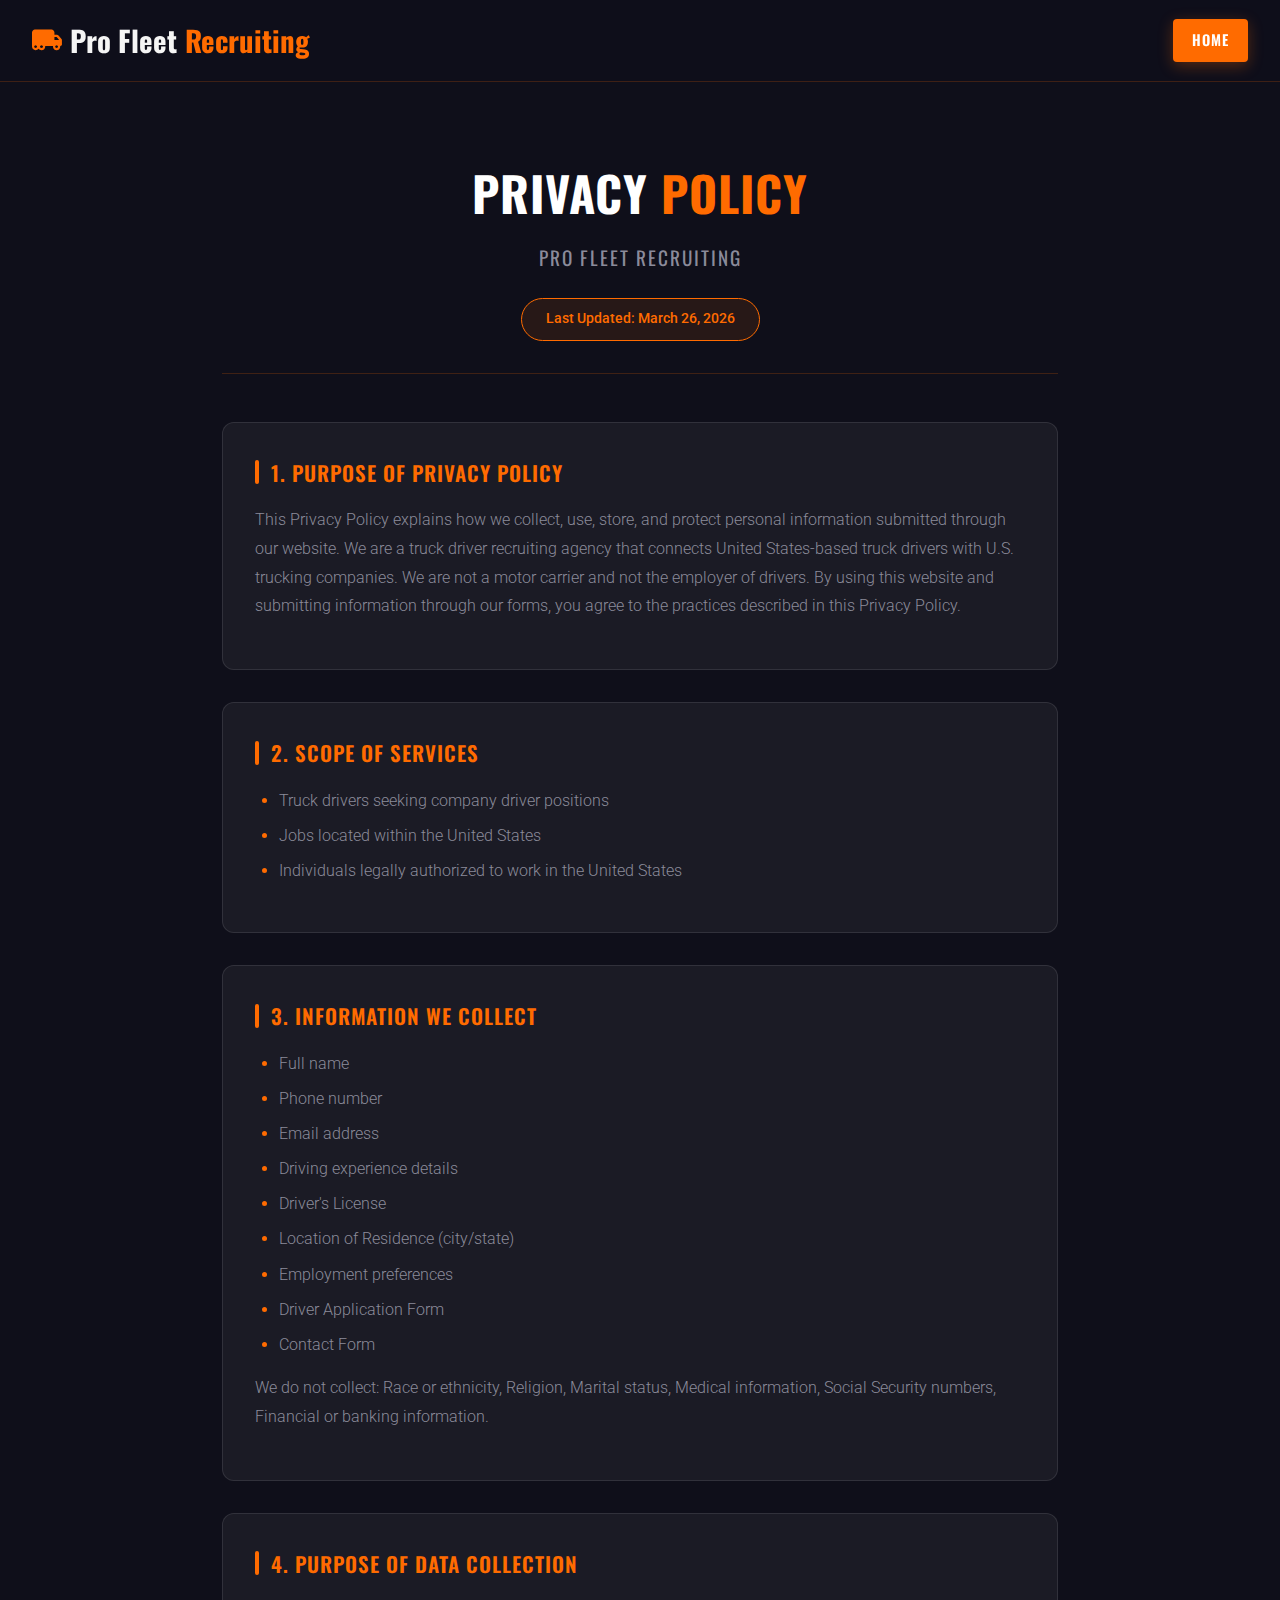
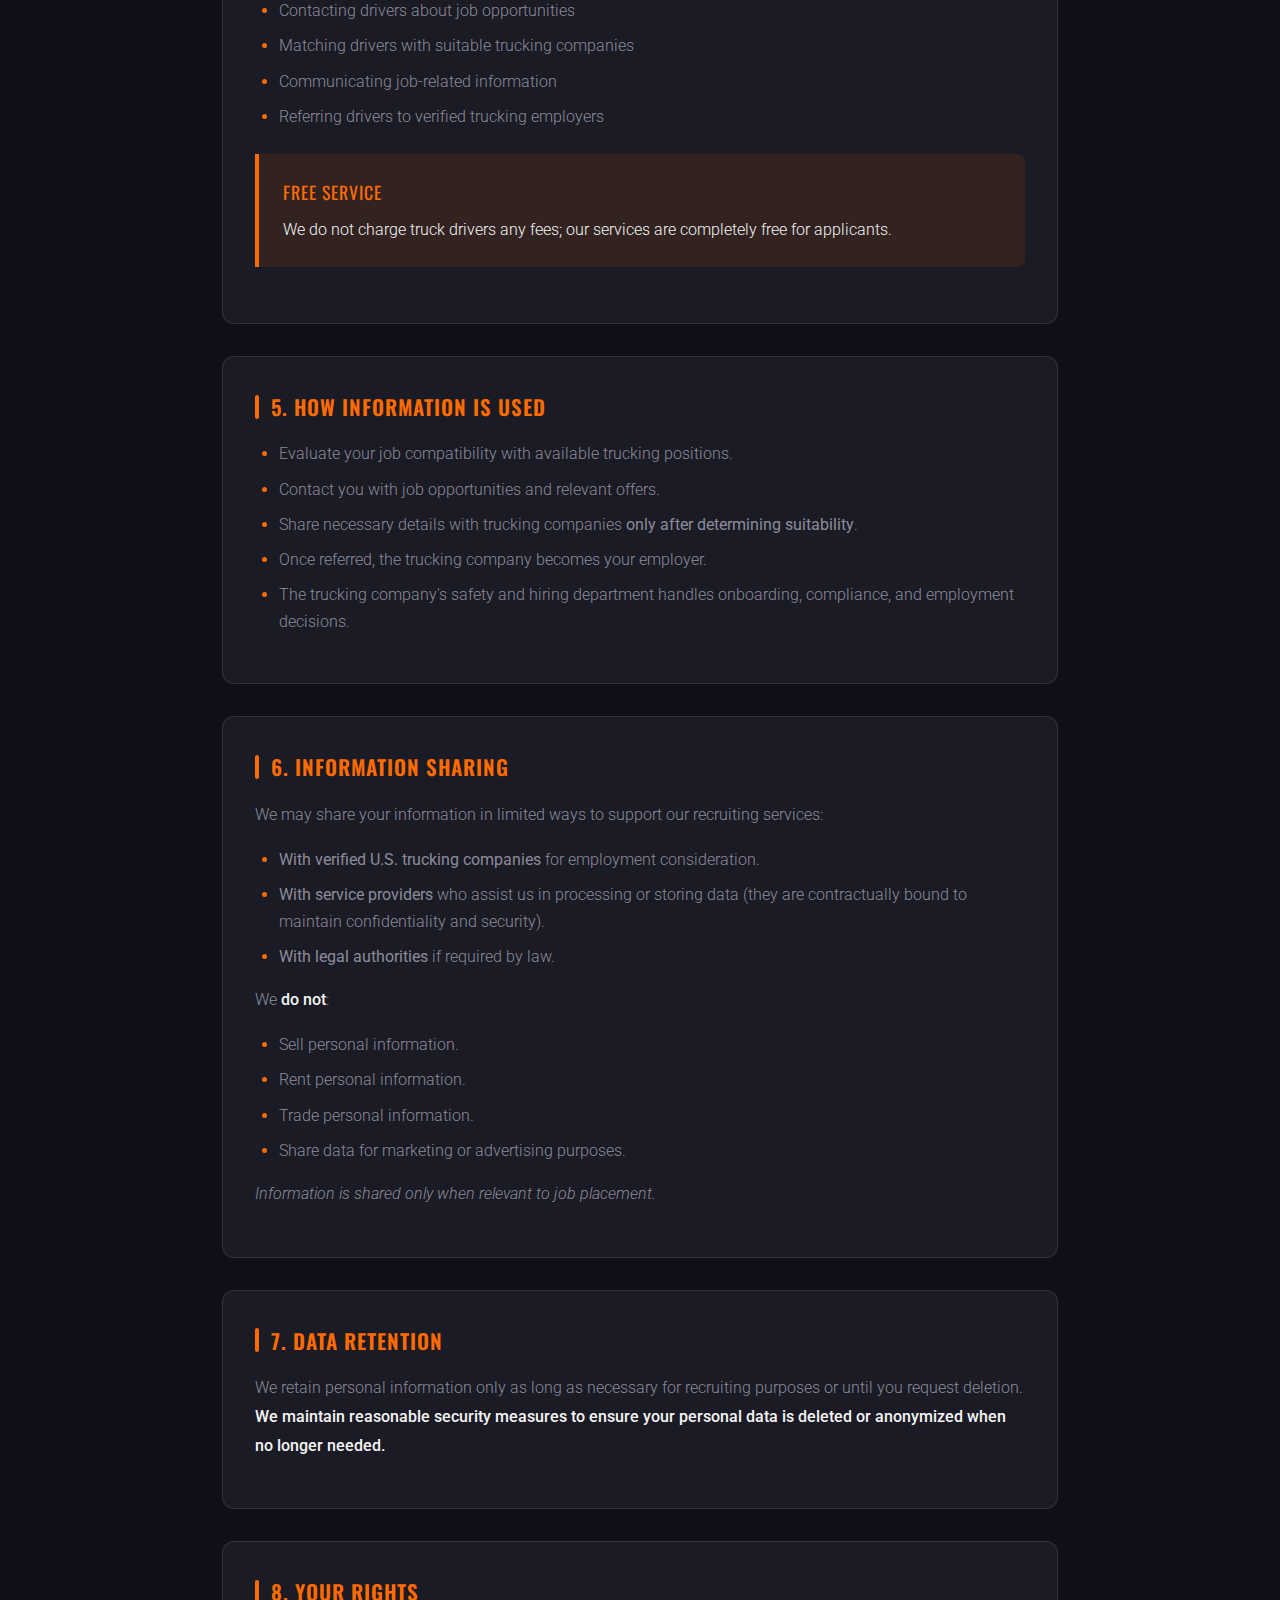
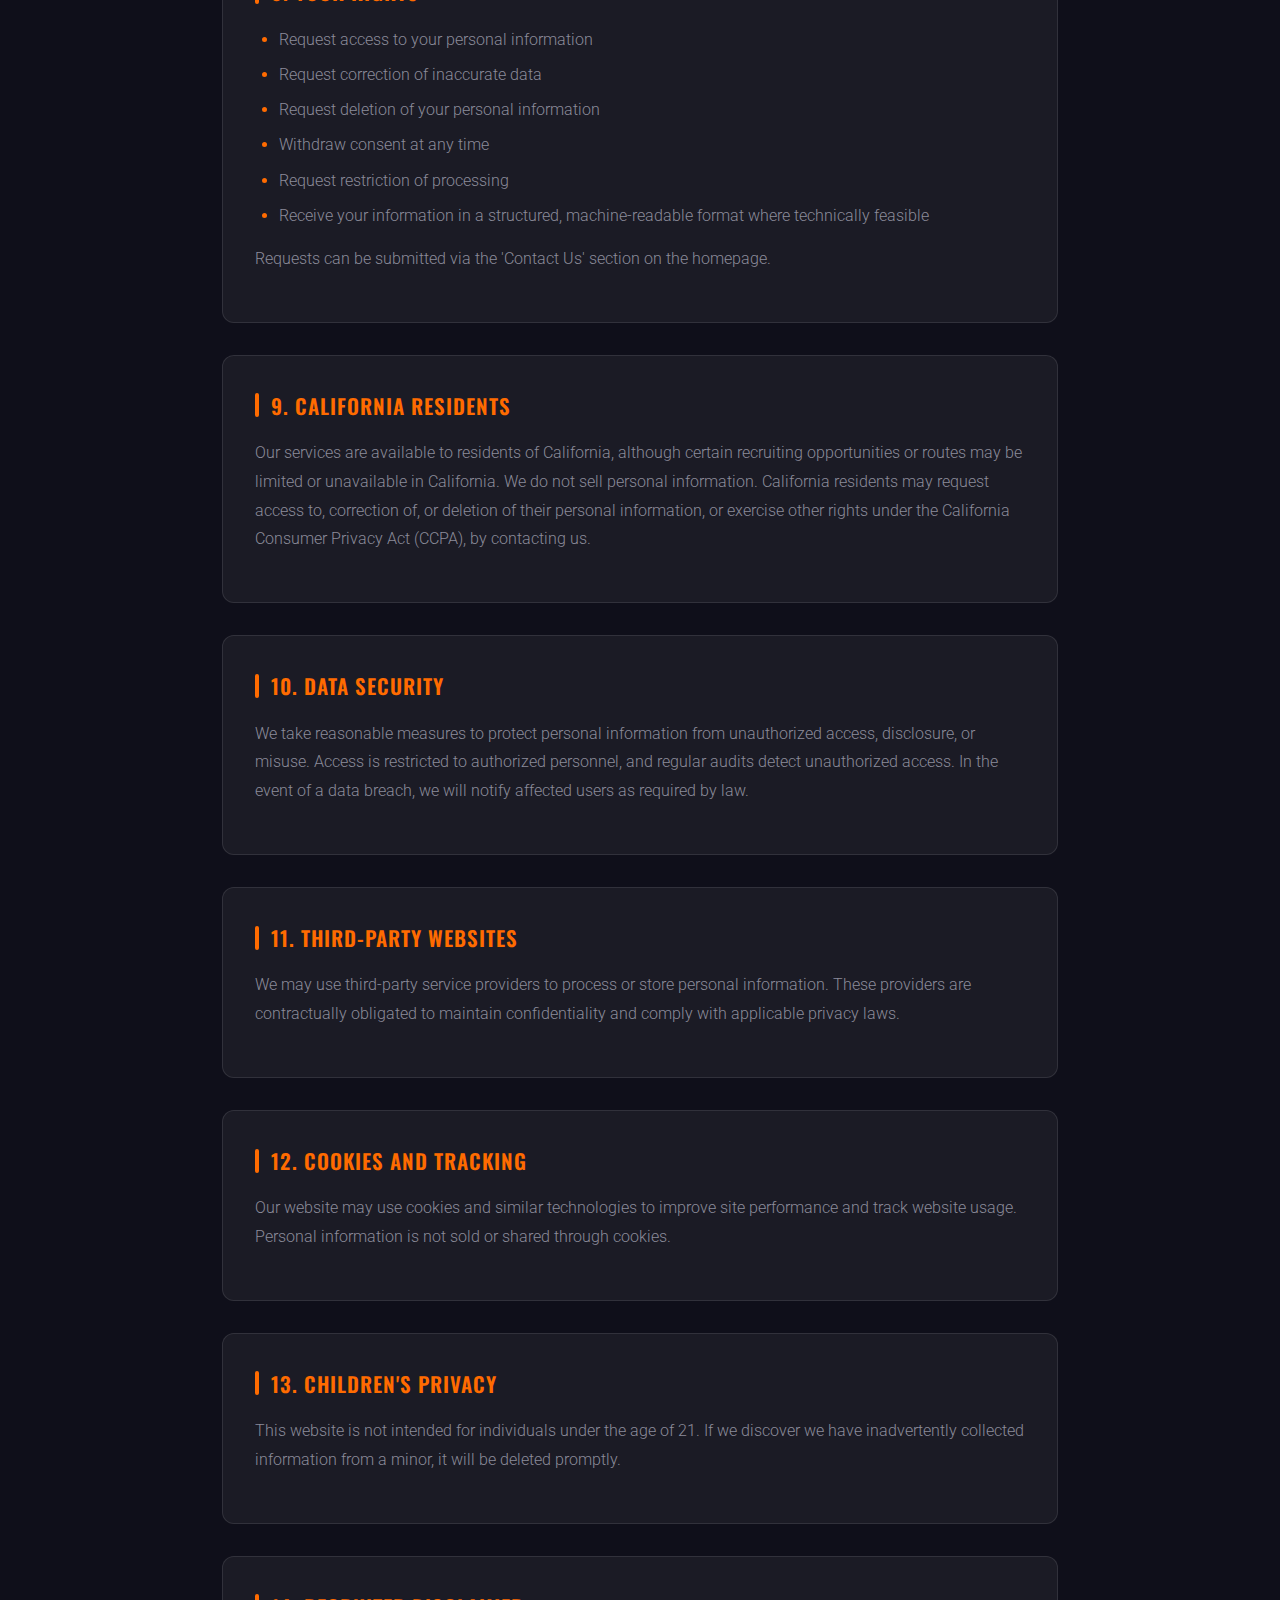
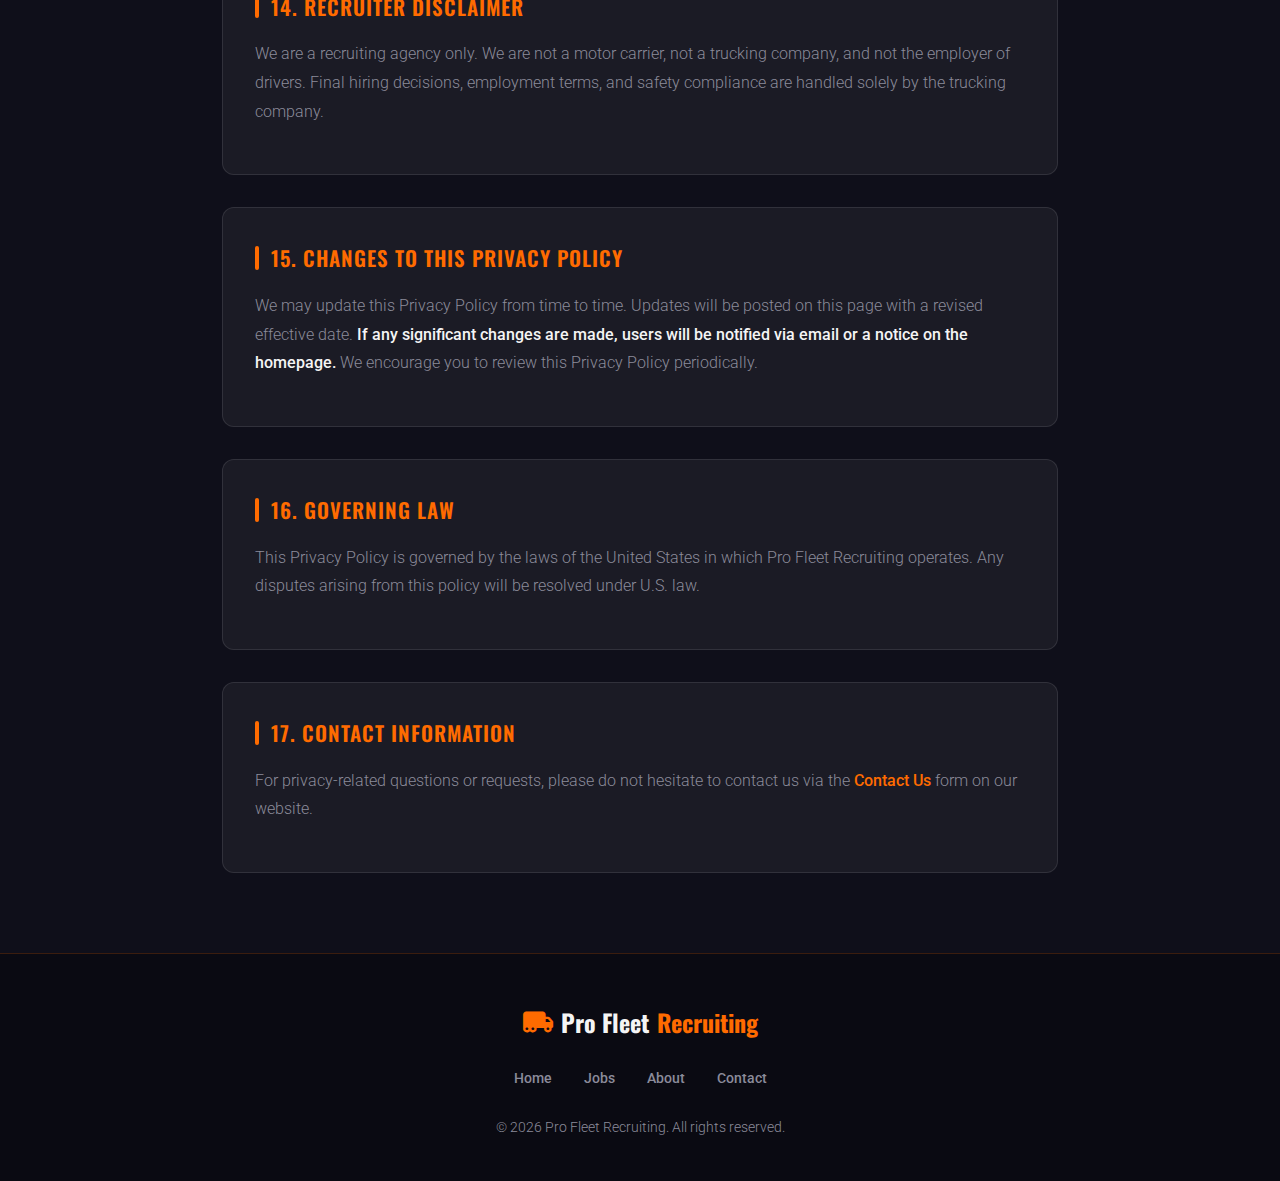
<file: privacypolicy.html>
<!DOCTYPE html>
<html lang="en">
  <head>
    <meta charset="UTF-8">
    <meta name="viewport" content="width=device-width, initial-scale=1.0, maximum-scale=1.0, user-scalable=no">
    <title>Privacy Policy - Pro Fleet Recruiting</title>
    <link rel="preconnect" href="https://fonts.googleapis.com">
    <link rel="preconnect" href="https://fonts.gstatic.com" crossorigin>
    <link href="https://fonts.googleapis.com/css2?family=Oswald:wght@400;500;600;700&family=Inter:wght@300;400;500;600;700&family=Roboto:wght@300;400;500;600&display=swap" rel="stylesheet">
    <link rel="stylesheet" href="https://cdnjs.cloudflare.com/ajax/libs/font-awesome/6.5.1/css/all.min.css"/>
    <style>
      :root {
        --primary: #FF6B00;
        --primary-dark: #E55A00;
        --secondary: #1A1A2E;
        --dark: #0F0F1A;
        --light: #F5F5F5;
        --gray: #8B8B9A;
        --glass: rgba(255, 255, 255, 0.05);
      }

      * {
        margin: 0;
        padding: 0;
        box-sizing: border-box;
      }

      html {
        scroll-behavior: smooth;
      }

      body {
        font-family: 'Roboto', 'Inter', sans-serif;
        font-weight: 300;
        background-color: var(--dark);
        color: var(--light);
        line-height: 1.7;
        overflow-x: hidden;
      }

      h1, h2, h3, h4 {
        font-family: 'Oswald', sans-serif;
        text-transform: uppercase;
        letter-spacing: 1px;
      }

      /* Header & Navigation */
      .header {
        position: fixed;
        top: 0;
        width: 100%;
        z-index: 1000;
        background: rgba(15, 15, 26, 0.95);
        backdrop-filter: blur(10px);
        border-bottom: 1px solid rgba(255, 107, 0, 0.2);
        transition: all 0.3s ease;
      }

      .header.scrolled {
        background: rgba(15, 15, 26, 0.98);
        box-shadow: 0 4px 30px rgba(0, 0, 0, 0.5);
      }

      .header.fade-out {
        opacity: 0;
        pointer-events: none;
      }

      .header-container {
        max-width: 1400px;
        margin: 0 auto;
        padding: 1rem 2rem;
        display: flex;
        justify-content: space-between;
        align-items: center;
      }

      .company {
        font-family: 'Oswald', sans-serif;
        font-size: 1.8rem;
        font-weight: 700;
        color: var(--light);
        text-decoration: none;
        display: flex;
        align-items: center;
        gap: 0.5rem;
      }

      .company span {
        color: var(--primary);
      }

      .company i {
        color: var(--primary);
        font-size: 1.5rem;
      }

      .nav {
        display: flex;
        gap: 1.5rem;
        align-items: center;
      }

      .nav_btn {
        background: var(--primary);
        color: white;
        padding: 0.6rem 1.2rem;
        border-radius: 4px;
        font-family: 'Oswald', sans-serif;
        font-size: 0.9rem;
        font-weight: 600;
        text-transform: uppercase;
        letter-spacing: 1px;
        text-decoration: none;
        transition: all 0.3s ease;
        box-shadow: 0 4px 15px rgba(255, 107, 0, 0.3);
        position: relative;
        overflow: hidden;
      }

      .nav_btn::before {
        content: "";
        position: absolute;
        top: -50%;
        left: -75%;
        width: 50%;
        height: 200%;
        background: linear-gradient(
          120deg,
          rgba(255,255,255,0) 0%,
          rgba(255,255,255,0.4) 50%,
          rgba(255,255,255,0) 100%
        );
        transform: rotate(25deg);
        animation: shine 3s linear infinite;
        z-index: 0;
      }

      @keyframes shine {
        0% {
          transform: translateX(-100%) rotate(25deg);
        }
        100% {
          transform: translateX(300%) rotate(25deg);
        }
      }

      .nav_btn:hover {
        background: var(--primary-dark);
        transform: translateY(-2px) scale(1.05);
        box-shadow: 0 6px 20px rgba(255, 107, 0, 0.4);
      }

      /* Main Container */
      .container {
        max-width: 900px;
        margin: 120px auto 80px;
        padding: 0 2rem;
      }

      /* Page Header */
      .page-header {
        text-align: center;
        margin-bottom: 3rem;
        padding: 2rem 0;
        border-bottom: 1px solid rgba(255, 107, 0, 0.2);
      }

      .page-header h1 {
        font-size: clamp(2rem, 5vw, 3rem);
        font-weight: 700;
        margin-bottom: 0.5rem;
        color: white;
      }

      .page-header h1 span {
        color: var(--primary);
      }

      .page-header h2 {
        font-size: 1.2rem;
        font-weight: 400;
        color: var(--gray);
        text-transform: uppercase;
        letter-spacing: 2px;
        margin-top: 0.5rem;
      }

      .last-updated {
        display: inline-block;
        background: rgba(255, 107, 0, 0.1);
        border: 1px solid var(--primary);
        color: var(--primary);
        padding: 0.5rem 1.5rem;
        border-radius: 50px;
        font-size: 0.9rem;
        margin-top: 1.5rem;
        font-weight: 500;
      }

      /* Content Sections */
      .content-section {
        background: var(--glass);
        border: 1px solid rgba(255, 255, 255, 0.1);
        border-radius: 12px;
        padding: 2rem;
        margin-bottom: 2rem;
        transition: all 0.3s ease;
      }

      .content-section:hover {
        border-color: rgba(255, 107, 0, 0.3);
        box-shadow: 0 10px 30px rgba(0, 0, 0, 0.3);
      }

      h3 {
        font-size: 1.3rem;
        font-weight: 600;
        color: var(--primary);
        margin-bottom: 1rem;
        display: flex;
        align-items: center;
        gap: 0.75rem;
      }

      h3::before {
        content: '';
        width: 4px;
        height: 24px;
        background: var(--primary);
        border-radius: 2px;
      }

      p {
        font-weight: 300;
        font-size: 1rem;
        color: var(--gray);
        margin: 1rem 0;
        line-height: 1.8;
      }

      p strong {
        color: var(--light);
        font-weight: 500;
      }

      ul {
        margin: 1rem 0 1rem 1.5rem;
        color: var(--gray);
      }

      li {
        font-weight: 300;
        font-size: 1rem;
        margin: 0.5rem 0;
        line-height: 1.7;
        position: relative;
      }

      li::marker {
        color: var(--primary);
      }

      a {
        color: var(--primary);
        text-decoration: none;
        font-weight: 500;
        transition: color 0.3s ease;
      }

      a:hover {
        color: var(--primary-dark);
        text-decoration: underline;
      }

      /* Highlight Box */
      .highlight-box {
        background: rgba(255, 107, 0, 0.1);
        border-left: 4px solid var(--primary);
        padding: 1.5rem;
        border-radius: 0 8px 8px 0;
        margin: 1.5rem 0;
      }

      .highlight-box strong {
        color: var(--primary);
        font-size: 1.1rem;
        display: block;
        margin-bottom: 0.5rem;
        font-family: 'Oswald', sans-serif;
        text-transform: uppercase;
        letter-spacing: 1px;
      }

      /* Footer */
      .site-footer {
        background: #0a0a12;
        padding: 3rem 2rem 2rem;
        border-top: 1px solid rgba(255, 107, 0, 0.2);
        text-align: center;
      }

      .footer-content {
        max-width: 1400px;
        margin: 0 auto;
      }

      .footer-logo {
        font-family: 'Oswald', sans-serif;
        font-size: 1.5rem;
        font-weight: 700;
        color: var(--light);
        margin-bottom: 1rem;
        display: flex;
        align-items: center;
        justify-content: center;
        gap: 0.5rem;
      }

      .footer-logo span {
        color: var(--primary);
      }

      .footer-logo i {
        color: var(--primary);
      }

      .site-footer p {
        color: var(--gray);
        font-size: 0.9rem;
        margin: 0.5rem 0;
      }

      .footer-links {
        display: flex;
        justify-content: center;
        gap: 2rem;
        margin: 1.5rem 0;
        flex-wrap: wrap;
      }

      .footer-links a {
        color: var(--gray);
        font-size: 0.9rem;
        text-decoration: none;
        transition: color 0.3s ease;
      }

      .footer-links a:hover {
        color: var(--primary);
      }

      /* Mobile Optimizations */
      @media (max-width: 968px) {
        .header-container {
          padding: 0.8rem 1rem;
        }

        .company {
          font-size: 1.4rem;
        }

        .company i {
          font-size: 1.2rem;
        }

        .nav {
          gap: 1rem;
        }

        .nav_btn {
          padding: 0.5rem 1rem;
          font-size: 0.8rem;
        }

        .container {
          margin: 100px auto 60px;
          padding: 0 1rem;
        }

        .page-header {
          padding: 1.5rem 0;
          margin-bottom: 2rem;
        }

        .content-section {
          padding: 1.5rem;
          margin-bottom: 1.5rem;
        }

        h3 {
          font-size: 1.1rem;
        }

        p, li {
          font-size: 0.95rem;
        }
      }

      @media (max-width: 480px) {
        .header-container {
          padding: 0.6rem 0.75rem;
        }

        .company {
          font-size: 1.1rem;
        }

        .company i {
          font-size: 1rem;
        }

        .nav {
          gap: 0.5rem;
        }

        .nav_btn {
          padding: 0.4rem 0.8rem;
          font-size: 0.75rem;
        }

        .container {
          margin: 80px auto 40px;
          padding: 0 0.75rem;
        }

        .page-header h1 {
          font-size: 1.5rem;
        }

        .page-header h2 {
          font-size: 0.9rem;
        }

        .last-updated {
          font-size: 0.8rem;
          padding: 0.4rem 1rem;
        }

        .content-section {
          padding: 1.25rem;
          border-radius: 8px;
        }

        h3 {
          font-size: 1rem;
        }

        h3::before {
          height: 20px;
        }

        p, li {
          font-size: 0.9rem;
        }

        .highlight-box {
          padding: 1rem;
        }

        .highlight-box strong {
          font-size: 1rem;
        }
      }

      @media (max-width: 360px) {
        .header-container {
          padding: 0.5rem 0.5rem;
        }

        .company {
          font-size: 1rem;
        }

        .nav_btn {
          padding: 0.35rem 0.6rem;
          font-size: 0.7rem;
        }

        .container {
          padding: 0 0.5rem;
        }

        .content-section {
          padding: 1rem;
        }

        p, li {
          font-size: 0.85rem;
        }
      }
    </style>
  </head>
  <body>
    <!-- Header -->
    <header class="header" id="header">
      <div class="header-container">
        <a href="index.html" class="company">
          <i class="fas fa-truck-moving"></i>
          Pro Fleet <span>Recruiting</span>
        </a>
        
        <nav class="nav">
          <a href="index.html" class="nav_btn">Home</a>
        </nav>
      </div>
    </header>

    <!-- Main Content -->
    <div class="container">
      <div class="page-header">
        <h1>Privacy <span>Policy</span></h1>
        <h2>Pro Fleet Recruiting</h2>
        <div class="last-updated">Last Updated: March 26, 2026</div>
      </div>

      <div class="content-section">
        <h3>1. Purpose of Privacy Policy</h3>
        <p>
          This Privacy Policy explains how we collect, use, store, and protect personal information submitted 
          through our website. We are a truck driver recruiting agency that connects United States-based truck 
          drivers with U.S. trucking companies. We are not a motor carrier and not the employer of drivers. 
          By using this website and submitting information through our forms, you agree to the practices described 
          in this Privacy Policy.
        </p>
      </div>

      <div class="content-section">
        <h3>2. Scope of Services</h3>
        <ul>
          <li>Truck drivers seeking company driver positions</li>
          <li>Jobs located within the United States</li>
          <li>Individuals legally authorized to work in the United States</li>
        </ul>
      </div>

      <div class="content-section">
        <h3>3. Information We Collect</h3>
        <ul>
          <li>Full name</li>
          <li>Phone number</li>
          <li>Email address</li>
          <li>Driving experience details</li>
          <li>Driver's License</li>
          <li>Location of Residence (city/state)</li>
          <li>Employment preferences</li>
          <li>Driver Application Form</li>
          <li>Contact Form</li>
        </ul>
        <p>
          We do not collect: Race or ethnicity, Religion, Marital status, Medical information, 
          Social Security numbers, Financial or banking information.
        </p>
      </div>

      <div class="content-section">
        <h3>4. Purpose of Data Collection</h3>
        <ul>
          <li>Contacting drivers about job opportunities</li>
          <li>Matching drivers with suitable trucking companies</li>
          <li>Communicating job-related information</li>
          <li>Referring drivers to verified trucking employers</li>
        </ul>
        <div class="highlight-box">
          <strong>Free Service</strong>
          We do not charge truck drivers any fees; our services are completely free for applicants.
        </div>
      </div>

      <div class="content-section">
        <h3>5. How Information Is Used</h3>
        <ul>
          <li>Evaluate your job compatibility with available trucking positions.</li>
          <li>Contact you with job opportunities and relevant offers.</li>
          <li>Share necessary details with trucking companies <strong>only after determining suitability</strong>.</li>
          <li>Once referred, the trucking company becomes your employer.</li>
          <li>The trucking company's safety and hiring department handles onboarding, compliance, and employment decisions.</li>
        </ul>
      </div>

      <div class="content-section">
        <h3>6. Information Sharing</h3>
        <p>We may share your information in limited ways to support our recruiting services:</p>
        <ul>
          <li><strong>With verified U.S. trucking companies</strong> for employment consideration.</li>
          <li><strong>With service providers</strong> who assist us in processing or storing data (they are contractually 
            bound to maintain confidentiality and security).</li>
          <li><strong>With legal authorities</strong> if required by law.</li>
        </ul>
        <p>We <strong>do not</strong>:</p>
        <ul>
          <li>Sell personal information.</li>
          <li>Rent personal information.</li>
          <li>Trade personal information.</li>
          <li>Share data for marketing or advertising purposes.</li>
        </ul>
        <p><em>Information is shared only when relevant to job placement.</em></p>
      </div>

      <div class="content-section">
        <h3>7. Data Retention</h3>
        <p>
          We retain personal information only as long as necessary for recruiting purposes or until 
          you request deletion. <strong>We maintain reasonable security measures to ensure your personal 
          data is deleted or anonymized when no longer needed.</strong>
        </p>
      </div>

      <div class="content-section">
        <h3>8. Your Rights</h3>
        <ul>
          <li>Request access to your personal information</li>
          <li>Request correction of inaccurate data</li>
          <li>Request deletion of your personal information</li>
          <li>Withdraw consent at any time</li>
          <li>Request restriction of processing</li>
          <li>Receive your information in a structured, machine-readable format where technically feasible</li>
        </ul>
        <p>Requests can be submitted via the 'Contact Us' section on the homepage.</p>
      </div>

      <div class="content-section">
        <h3>9. California Residents</h3>
        <p>
          Our services are available to residents of California, although certain recruiting opportunities or 
          routes may be limited or unavailable in California. We do not sell personal information. California 
          residents may request access to, correction of, or deletion of their personal information, or exercise 
          other rights under the California Consumer Privacy Act (CCPA), by contacting us.
        </p>
      </div>

      <div class="content-section">
        <h3>10. Data Security</h3>
        <p>
          We take reasonable measures to protect personal information from unauthorized access, disclosure, 
          or misuse. Access is restricted to authorized personnel, and regular audits detect unauthorized access.
          In the event of a data breach, we will notify affected users as required by law.
        </p>
      </div>

      <div class="content-section">
        <h3>11. Third-Party Websites</h3>
        <p>
          We may use third-party service providers to process or store personal information. These providers are 
          contractually obligated to maintain confidentiality and comply with applicable privacy laws.
        </p>
      </div>

      <div class="content-section">
        <h3>12. Cookies and Tracking</h3>
        <p>Our website may use cookies and similar technologies to improve site performance and track website usage. 
           Personal information is not sold or shared through cookies.</p>
      </div>

      <div class="content-section">
        <h3>13. Children's Privacy</h3>
        <p>
          This website is not intended for individuals under the age of 21. If we discover we have inadvertently 
          collected information from a minor, it will be deleted promptly.
        </p>
      </div>

      <div class="content-section">
        <h3>14. Recruiter Disclaimer</h3>
        <p>
          We are a recruiting agency only. We are not a motor carrier, not a trucking company, and not the employer 
          of drivers. Final hiring decisions, employment terms, and safety compliance are handled solely by the 
          trucking company.
        </p>
      </div>

      <div class="content-section">
        <h3>15. Changes to This Privacy Policy</h3>
        <p>
          We may update this Privacy Policy from time to time. Updates will be posted on this page with a revised 
          effective date. <strong>If any significant changes are made, users will be notified via email or a notice 
          on the homepage.</strong> We encourage you to review this Privacy Policy periodically.
        </p>
      </div>

      <div class="content-section">
        <h3>16. Governing Law</h3>
        <p>This Privacy Policy is governed by the laws of the United States in which Pro Fleet Recruiting operates. 
           Any disputes arising from this policy will be resolved under U.S. law.
        </p>
      </div>

      <div class="content-section">
        <h3>17. Contact Information</h3>
        <p>
          For privacy-related questions or requests, please do not hesitate to contact us via the <a href="https://docs.google.com/forms/d/e/1FAIpQLSfITdLoXxKt0-zuE6zmppTMd5LtYBq8jicnfxxmHAPGS8FI7g/viewform?usp=header" target="_blank">Contact Us</a> form on 
          our website.
        </p>
      </div>
    </div>

    <!-- Footer -->
    <footer class="site-footer">
      <div class="footer-content">
        <div class="footer-logo">
          <i class="fas fa-truck-moving"></i>
          Pro Fleet <span>Recruiting</span>
        </div>
        <div class="footer-links">
          <a href="index.html">Home</a>
          <a href="index.html#jobs">Jobs</a>
          <a href="index.html#about">About</a>
          <a href="https://docs.google.com/forms/d/e/1FAIpQLSfITdLoXxKt0-zuE6zmppTMd5LtYBq8jicnfxxmHAPGS8FI7g/viewform?usp=header" target="_blank">Contact</a>
        </div>
        <p>&copy; 2026 Pro Fleet Recruiting. All rights reserved.</p>
      </div>
    </footer>

    <!-- Header Scroll Effect -->
    <script>
      let lastScrollY = window.scrollY;
      const header = document.getElementById('header');

      window.addEventListener('scroll', () => {
        const currentScrollY = window.scrollY;

        // Add scrolled class for background change
        if (currentScrollY > 50) {
          header.classList.add('scrolled');
        } else {
          header.classList.remove('scrolled');
        }

        // Fade out when scrolling down, fade in when scrolling up
        if (currentScrollY > lastScrollY && currentScrollY > 100) {
          header.classList.add('fade-out');
        } else {
          header.classList.remove('fade-out');
        }
        lastScrollY = currentScrollY;
      });
    </script>
  </body>
</html>
</file>
